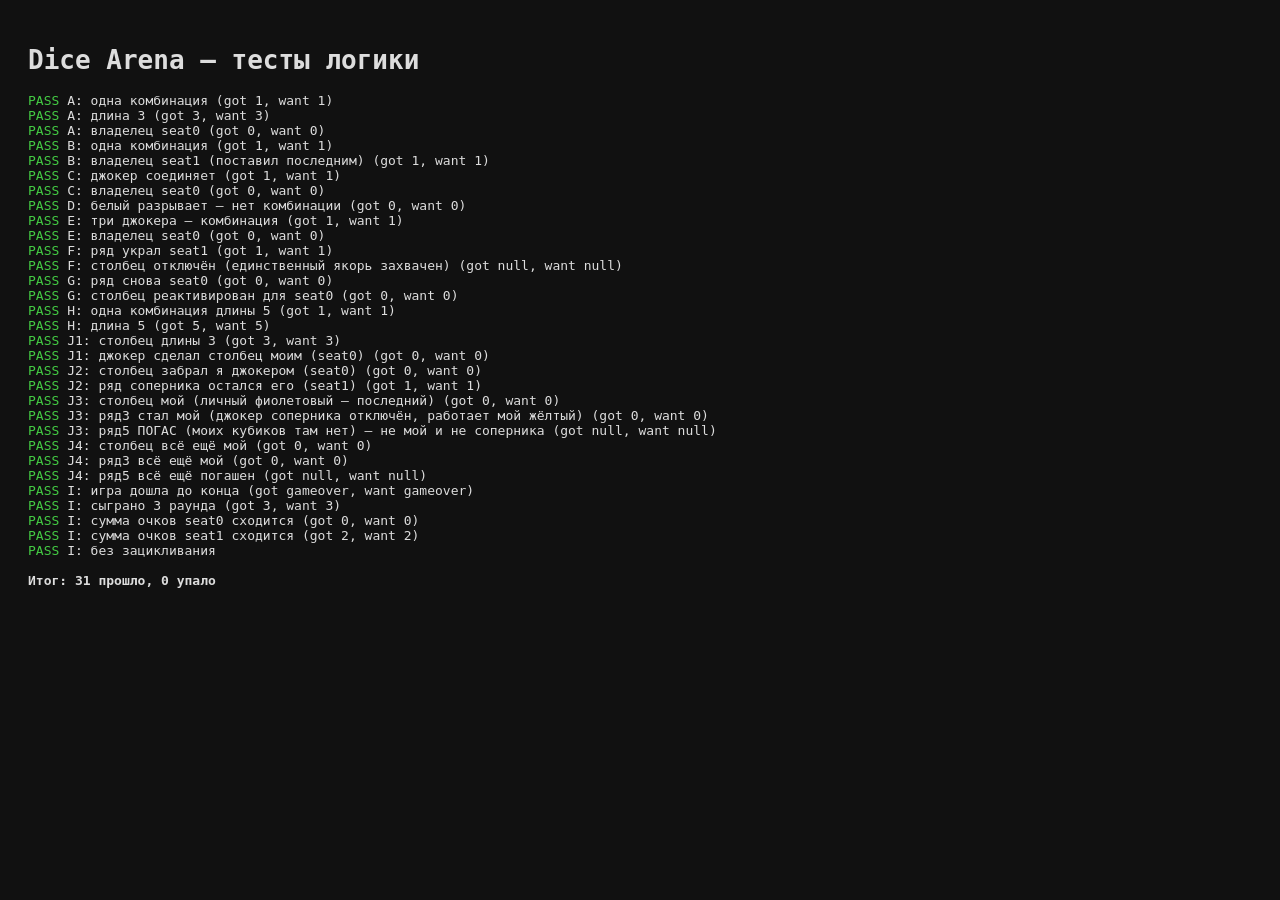
<file: test.html>
<!DOCTYPE html>
<html lang="ru"><head><meta charset="UTF-8"><title>tests</title>
<style>body{font-family:monospace;background:#111;color:#ddd;padding:20px}.pass{color:#4c4}.fail{color:#f55;font-weight:bold}</style>
</head><body><h1>Dice Arena — тесты логики</h1><pre id="out"></pre>
<script type="module">
import { computeCombos, createGame, apply, other } from './js/game.js';

const out = document.getElementById('out');
let pass = 0, fail = 0;
function log(ok, msg) {
  out.innerHTML += `<span class="${ok ? 'pass' : 'fail'}">${ok ? 'PASS' : 'FAIL'}</span> ${msg}\n`;
  ok ? pass++ : fail++;
}
function eq(a, b, msg) { log(a === b, `${msg} (got ${a}, want ${b})`); }

const CM = { y: 'yellow', g: 'green', b: 'blue', r: 'red', p: 'purple' };
const KM = { Y: 'yellow', G: 'green', B: 'blue', R: 'red', P: 'purple', W: 'white' };

function S(rows, orderCells) {
  const dice = {}, board = new Array(25).fill(null);
  const personal = { 0: [], 1: [] }, common = [];
  let n = 0;
  rows.forEach((row, ri) => row.trim().split(/\s+/).forEach((tk, ci) => {
    const cell = ri * 5 + ci;
    if (tk === '.') return;
    let die;
    if (/^[ygbrp][01]$/.test(tk)) { die = { id: 'd' + n++, kind: 'personal', seat: +tk[1], face: CM[tk[0]], cell }; personal[die.seat].push(die.id); }
    else if (/^j[01]$/.test(tk)) { die = { id: 'd' + n++, kind: 'personal', seat: +tk[1], face: 'joker', cell }; personal[die.seat].push(die.id); }
    else if (/^[YGBRPW]$/.test(tk)) { die = { id: 'd' + n++, kind: 'common', seat: null, face: KM[tk], cell }; common.push(die.id); }
    else throw 'bad ' + tk;
    dice[die.id] = die; board[cell] = die.id;
  }));
  const placedOrder = {}; let seq = 0;
  if (orderCells) for (const c of orderCells) placedOrder[board[c]] = ++seq;
  for (const s of [0, 1]) for (const id of personal[s]) if (!(id in placedOrder)) placedOrder[id] = ++seq;
  return { board, dice, personal, common, placedOrder };
}
const E = '. . . . .';

// A. простой ряд из 3 красных seat0
{
  const c = computeCombos(S(['r0 r0 r0 . .', E, E, E, E]));
  eq(c.length, 1, 'A: одна комбинация');
  eq(c[0] && c[0].length, 3, 'A: длина 3');
  eq(c[0] && c[0].owner, 0, 'A: владелец seat0');
}
// B. кража ряда: seat1 ставит последним
{
  const c = computeCombos(S(['r0 r0 r1 . .', E, E, E, E], [0, 1, 2]));
  eq(c.length, 1, 'B: одна комбинация');
  eq(c[0].owner, 1, 'B: владелец seat1 (поставил последним)');
}
// C. джокер соединяет цвет
{
  const c = computeCombos(S(['r0 j0 r0 . .', E, E, E, E]));
  eq(c.length, 1, 'C: джокер соединяет');
  eq(c[0].owner, 0, 'C: владелец seat0');
}
// D. белый разрывает
{
  const c = computeCombos(S(['r0 W r0 . .', E, E, E, E]));
  eq(c.length, 0, 'D: белый разрывает — нет комбинации');
}
// E. три джокера = комбинация
{
  const c = computeCombos(S(['j0 j0 j0 . .', E, E, E, E]));
  eq(c.length, 1, 'E: три джокера — комбинация');
  eq(c[0].owner, 0, 'E: владелец seat0');
}
// F. отключение второй комбинации (D — единственный якорь столбца)
{
  const st = S(['r0 R R r1 .', 'R . . . .', 'R . . . .', E, E], [0, 3]);
  const c = computeCombos(st);
  const row = c.find(x => x.cells.includes(0) && x.cells.includes(3)); // ряд длины 4
  const col = c.find(x => x.cells.includes(0) && x.cells.includes(5)); // столбец col0
  eq(row && row.owner, 1, 'F: ряд украл seat1');
  eq(col && col.owner, null, 'F: столбец отключён (единственный якорь захвачен)');
}
// G. реактивация: seat0 возвращает ряд — столбец снова его
{
  const st = S(['r0 R R r1 r0', 'R . . . .', 'R . . . .', E, E], [0, 3, 4]);
  const c = computeCombos(st);
  const row = c.find(x => x.cells.includes(0) && x.cells.includes(4));
  const col = c.find(x => x.cells.includes(0) && x.cells.includes(5));
  eq(row && row.owner, 0, 'G: ряд снова seat0');
  eq(col && col.owner, 0, 'G: столбец реактивирован для seat0');
}
// H. длина 5 = 4 очка (проверим длину и владельца)
{
  const c = computeCombos(S(['b0 B B B b0 '.trim(), E, E, E, E].map(s=>s), undefined));
  // строка: b0 B B B b0 -> синий длина 5
  eq(c.length, 1, 'H: одна комбинация длины 5');
  eq(c[0].length, 5, 'H: длина 5');
}

// J1. личный джокер замыкает красный столбец (общие красные) -> столбец мой
{
  const c = computeCombos(S([E, E, '. . R . .', '. . j0 . .', '. . R . .'], [17]));
  const col = c.find(x => x.cells.includes(12) && x.cells.includes(22));
  eq(col && col.length, 3, 'J1: столбец длины 3');
  eq(col && col.owner, 0, 'J1: джокер сделал столбец моим (seat0)');
}
// J2. нижняя красная общая с комбинацией соперника в ряду; джокер ставится последним
{
  const c = computeCombos(S([E, E, '. . R . .', '. . j0 . .', '. . r1 r1 r1'], [22, 23, 24, 17]));
  const col = c.find(x => x.cells.includes(12) && x.cells.includes(17) && x.cells.includes(22));
  const row5 = c.find(x => x.cells.includes(22) && x.cells.includes(24) && x.cells.length === 3 && !x.cells.includes(12));
  eq(col && col.owner, 0, 'J2: столбец забрал я джокером (seat0)');
  eq(row5 && row5.owner, 1, 'J2: ряд соперника остался его (seat1)');
}

// J3. личный фиолетовый замыкает столбец через двух джокеров соперника
{
  const st = S([
    '. . . . .',
    '. . . . p0',
    'Y Y y0 Y j1',
    '. . . . P',
    'P P P P j1',
  ], [12, 14, 24, 9]);
  const c = computeCombos(st);
  const col = c.find(x => x.cells.includes(9) && x.cells.includes(14) && x.cells.includes(24));
  const row3 = c.find(x => x.cells.includes(10) && x.cells.includes(14));
  const row5 = c.find(x => x.cells.includes(20) && x.cells.includes(24));
  eq(col && col.owner, 0, 'J3: столбец мой (личный фиолетовый — последний)');
  eq(row3 && row3.owner, 0, 'J3: ряд3 стал мой (джокер соперника отключён, работает мой жёлтый)');
  eq(row5 && row5.owner, null, 'J3: ряд5 ПОГАС (моих кубиков там нет) — не мой и не соперника');
}
// J4. изолированный синий (без комбинации) НЕ меняет владельцев
{
  const st = S([
    'B . . . .',
    '. . . . p0',
    'Y Y y0 Y j1',
    '. . . . P',
    'P P P P j1',
  ], [12, 14, 24, 9]);
  const c = computeCombos(st);
  const col = c.find(x => x.cells.includes(9) && x.cells.includes(14) && x.cells.includes(24));
  const row3 = c.find(x => x.cells.includes(10) && x.cells.includes(14));
  const row5 = c.find(x => x.cells.includes(20) && x.cells.includes(24));
  eq(col && col.owner, 0, 'J4: столбец всё ещё мой');
  eq(row3 && row3.owner, 0, 'J4: ряд3 всё ещё мой');
  eq(row5 && row5.owner, null, 'J4: ряд5 всё ещё погашен');
}

// I. полный прогон 3 раундов через apply() без исключений
try {
  const g = createGame();
  const firstEmpty = () => g.board.indexOf(null);
  let guard = 0;
  while (g.phase !== 'gameover' && guard++ < 5000) {
    const ph = g.phase;
    if (ph === 'personalRoll') {
      if (!g.readyPersonal[0]) apply(g, { type: 'ready' }, 0);
      else apply(g, { type: 'ready' }, 1);
    } else if (ph === 'commonRoll') {
      apply(g, { type: 'ready' }, g.commonTurn);
    } else if (ph === 'placeCommon') {
      const seat = g.turn;
      const die = g.common.map(id => g.dice[id]).find(d => d.cell === null);
      apply(g, { type: 'placeDie', dieId: die.id, cell: firstEmpty() }, seat);
    } else if (ph === 'placePersonal') {
      const seat = g.turn;
      const die = g.personal[seat].map(id => g.dice[id]).find(d => d.cell === null);
      apply(g, { type: 'placeDie', dieId: die.id, cell: firstEmpty() }, seat);
    } else if (ph === 'scoring') {
      apply(g, { type: 'nextRound' }, 0);
    }
  }
  eq(g.phase, 'gameover', 'I: игра дошла до конца');
  eq(g.roundScores.length, 3, 'I: сыграно 3 раунда');
  const sum = g.roundScores.reduce((a, r) => ({ 0: a[0] + r[0], 1: a[1] + r[1] }), { 0: 0, 1: 0 });
  eq(sum[0], g.totalScores[0], 'I: сумма очков seat0 сходится');
  eq(sum[1], g.totalScores[1], 'I: сумма очков seat1 сходится');
  log(guard < 5000, 'I: без зацикливания');
} catch (e) {
  log(false, 'I: исключение — ' + e.message + '\n' + e.stack);
}

out.innerHTML += `\n<b>Итог: ${pass} прошло, ${fail} упало</b>\n`;
document.title = fail ? `FAIL ${fail}` : `OK ${pass}`;
</script></body></html>
</file>
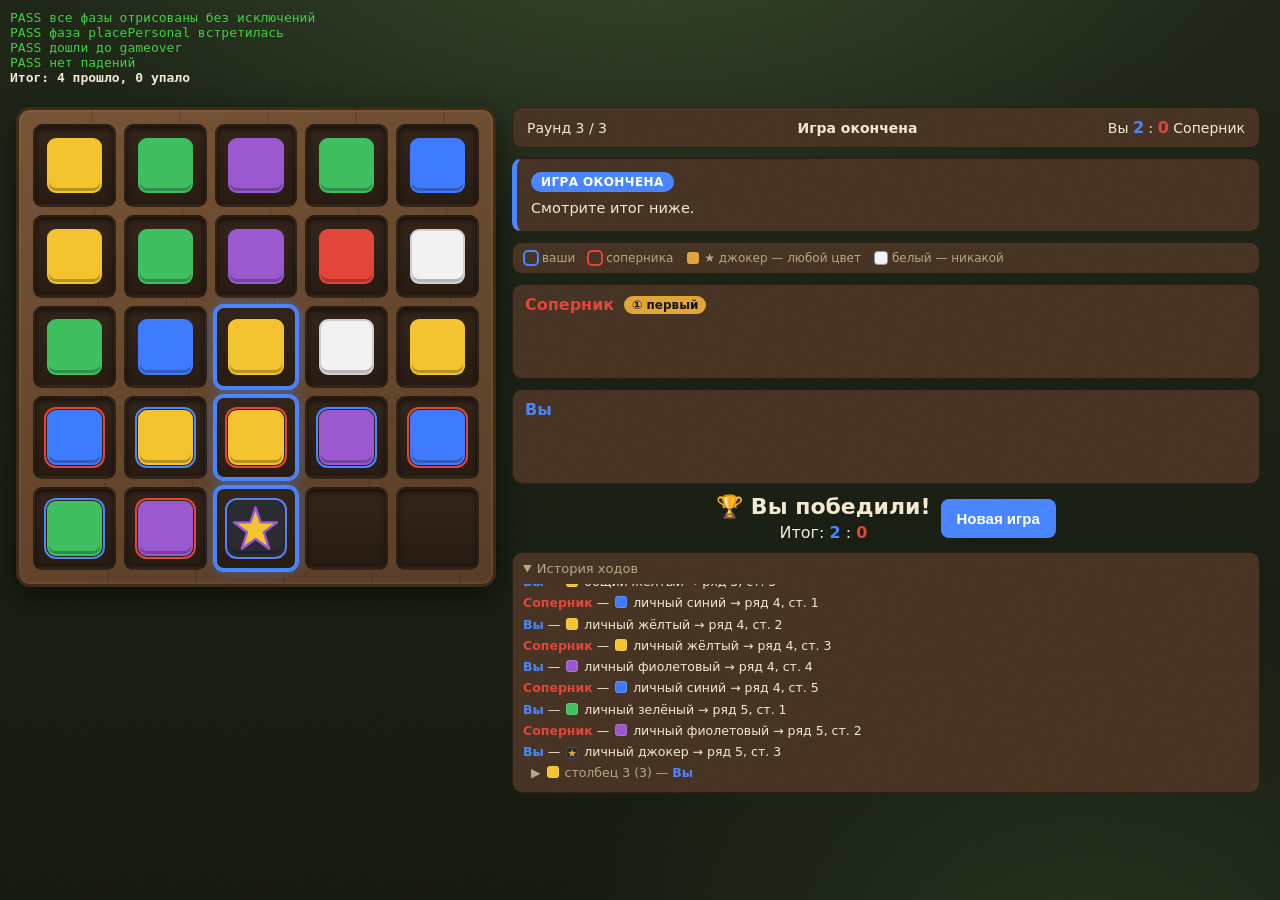
<file: uitest.html>
<!DOCTYPE html>
<html lang="ru"><head><meta charset="UTF-8"><title>uitests</title>
<link rel="stylesheet" href="css/styles.css">
<style>#log{font-family:monospace;padding:10px}.pass{color:#4c4}.fail{color:#f55;font-weight:bold}</style>
</head><body>
<div id="log"></div>
<div id="game"><div id="game-content"></div></div>
<script type="module">
import { createGame, apply, viewFor } from './js/game.js';
import * as ui from './js/ui.js';

const log = document.getElementById('log');
let pass = 0, fail = 0;
function ok(cond, msg){ log.innerHTML += `<div class="${cond?'pass':'fail'}">${cond?'PASS':'FAIL'} ${msg}</div>`; cond?pass++:fail++; }

ui.initUI(() => {}); // клики никуда не шлём

// Рендерим оба вида (seat0 и seat1) на каждом шаге прогона, ловим исключения.
function renderBoth(g, phaseLabel){
  for (const seat of [0,1]) {
    try {
      ui.setSeat(seat);
      ui.render(viewFor(g, seat));
      const cells = document.querySelectorAll('#game-content .cell').length;
      if (cells !== 25) throw new Error('клеток '+cells);
    } catch(e){ ok(false, `${phaseLabel} seat${seat}: ${e.message}`); return false; }
  }
  return true;
}

try {
  const g = createGame();
  const firstEmpty = () => g.board.indexOf(null);
  const seen = new Set();
  let guard = 0, allOk = true;
  while (g.phase !== 'gameover' && guard++ < 5000) {
    if (!seen.has(g.phase)) { seen.add(g.phase); allOk = renderBoth(g, g.phase) && allOk; }
    else renderBoth(g, g.phase);
    const ph = g.phase;
    if (ph === 'personalRoll') { if(!g.readyPersonal[0]) apply(g,{type:'ready'},0); else apply(g,{type:'ready'},1); }
    else if (ph === 'commonRoll') apply(g,{type:'ready'},g.commonTurn);
    else if (ph === 'placeCommon') { const d=g.common.map(i=>g.dice[i]).find(x=>x.cell===null); apply(g,{type:'placeDie',dieId:d.id,cell:firstEmpty()},g.turn); }
    else if (ph === 'placePersonal') { const d=g.personal[g.turn].map(i=>g.dice[i]).find(x=>x.cell===null); apply(g,{type:'placeDie',dieId:d.id,cell:firstEmpty()},g.turn); }
    else if (ph === 'scoring') apply(g,{type:'nextRound'},0);
  }
  renderBoth(g, 'gameover');
  ok(allOk, 'все фазы отрисованы без исключений');
  ok(seen.has('placePersonal'), 'фаза placePersonal встретилась');
  ok(g.phase === 'gameover', 'дошли до gameover');
  ok(pass>0 && fail===0, 'нет падений');
} catch(e){ ok(false, 'исключение: '+e.message+' '+e.stack); }

log.innerHTML += `<div><b>Итог: ${pass} прошло, ${fail} упало</b></div>`;
document.title = fail ? `FAIL ${fail}` : `OK ${pass}`;
</script></body></html>
</file>
<file: css/styles.css>
:root {
  --bg: #10160e;
  --panel: #4a3626;   /* кора / доска */
  --panel-2: #33241a; /* тёмный паз */
  --line: #2b1e12;
  --text: #f3e8d2;    /* тёплый кремовый */
  --muted: #b6a884;
  --mine: #4a86ff;    /* свои — синий */
  --opp: #e3453b;     /* соперник — красный */
  --accent: #e2a53a;  /* янтарь */
  --moss: #6f9e57;    /* мох / зелень леса */
  --radius: 12px;
  /* тонкое древесное зерно (SVG-шум, самодостаточно) */
  --wood-noise: url("data:image/svg+xml,%3Csvg xmlns='http://www.w3.org/2000/svg' width='160' height='160'%3E%3Cfilter id='n'%3E%3CfeTurbulence type='fractalNoise' baseFrequency='0.9' numOctaves='2' stitchTiles='stitch'/%3E%3CfeColorMatrix values='0 0 0 0 0.08 0 0 0 0 0.05 0 0 0 0 0.02 0 0 0 0.5 0'/%3E%3C/filter%3E%3Crect width='100%25' height='100%25' filter='url(%23n)' opacity='0.35'/%3E%3C/svg%3E");
}

* { box-sizing: border-box; }
html, body { margin: 0; padding: 0; }
body {
  background:
    var(--wood-noise),
    radial-gradient(1100px 520px at 50% -8%, #33482b 0%, transparent 58%),
    radial-gradient(900px 700px at 85% 110%, #22331d 0%, transparent 60%),
    linear-gradient(180deg, #1a2416 0%, #10160e 100%);
  background-attachment: fixed;
  color: var(--text);
  font-family: system-ui, "Segoe UI", Roboto, sans-serif;
  min-height: 100vh;
}
.hidden { display: none !important; }

.topbar {
  display: flex; align-items: baseline; gap: 12px;
  padding: 14px 20px; border-bottom: 1px solid var(--line);
}
.topbar h1 { font-size: 20px; margin: 0; }
.subtitle { color: var(--muted); font-size: 13px; }

.footer { text-align: center; color: var(--muted); font-size: 12px; padding: 16px; }

/* ---------- Лобби ---------- */
#lobby { display: flex; justify-content: center; padding: 40px 16px; }
.lobby-card {
  background: var(--panel); border: 1px solid var(--line);
  border-radius: var(--radius); padding: 26px; max-width: 460px; width: 100%;
}
.lobby-intro { color: var(--muted); margin-top: 0; }
.lobby-buttons { display: flex; gap: 12px; margin-bottom: 8px; }
.lobby-buttons .btn { flex: 1; }
.lobby-panel { margin-top: 16px; padding-top: 16px; border-top: 1px solid var(--line); }
.lobby-panel label { display: block; font-size: 13px; color: var(--muted); margin-bottom: 6px; }
.lobby-panel input {
  width: 100%; padding: 12px; font-size: 20px; letter-spacing: 3px; text-transform: uppercase;
  background: var(--panel-2); border: 1px solid var(--line); border-radius: 8px; color: var(--text);
  margin-bottom: 12px; text-align: center;
}
.host-status { font-size: 15px; line-height: 1.8; }
.code {
  font-size: 30px; font-weight: 800; letter-spacing: 6px; color: var(--accent);
  background: var(--panel-2); padding: 4px 12px; border-radius: 8px;
}
.muted { color: var(--muted); font-size: 13px; }

.rules { margin-top: 20px; border-top: 1px solid var(--line); padding-top: 12px; }
.rules summary { cursor: pointer; color: var(--muted); }
.rules ol { color: var(--muted); font-size: 13px; line-height: 1.6; padding-left: 20px; }

/* ---------- Кнопки ---------- */
.btn {
  border: none; border-radius: 8px; padding: 11px 16px; font-size: 15px; font-weight: 600;
  cursor: pointer; color: #fff; background: var(--panel-2); transition: filter .12s, transform .05s;
}
.btn:hover { filter: brightness(1.12); }
.btn:active { transform: translateY(1px); }
.btn:disabled { opacity: .4; cursor: default; }
.btn.primary { background: var(--mine); }
.btn.secondary { background: #4a4f61; }
.btn.big { padding: 14px; font-size: 16px; }
.btn.tiny { padding: 4px 10px; font-size: 12px; }

/* ---------- Игра ---------- */
#game { padding: 12px 16px; }
#game-content { display: flex; }
.layout { display: flex; gap: 16px; align-items: flex-start; width: 100%; }
.left { flex: 0 0 auto; }
.right {
  flex: 1 1 auto; min-width: 0; display: flex; flex-direction: column; gap: 10px;
  max-height: calc(100vh - 150px); overflow-y: auto; padding-right: 4px;
}

.status-bar {
  display: flex; justify-content: space-between; align-items: center;
  background: var(--panel); border: 1px solid var(--line); border-radius: 10px;
  padding: 10px 14px; font-size: 14px;
}
.status-bar .phase { font-weight: 700; }
.status-bar .score b { font-size: 16px; }
b.mine, .pname.mine { color: var(--mine); }
b.opp, .pname.opp { color: var(--opp); }

.player-panel {
  background: var(--panel); border: 1px solid var(--line); border-radius: 10px; padding: 10px 12px;
}
.player-panel.active-turn { border-color: var(--accent); box-shadow: 0 0 0 1px var(--accent) inset; }
.panel-header { display: flex; align-items: center; gap: 10px; margin-bottom: 8px; }
.pname { font-weight: 700; }
.first-badge { font-size: 12px; color: #14151b; background: var(--accent); padding: 2px 8px; border-radius: 20px; font-weight: 700; }
.ready-mark { font-size: 12px; color: #3fbf5f; }
.tray { display: flex; gap: 8px; flex-wrap: wrap; min-height: 46px; align-items: center; }

/* ---------- Поле (деревянная доска) ---------- */
.board {
  display: grid; grid-template-columns: repeat(5, 1fr); gap: 8px;
  border-radius: 14px; padding: 14px;
  aspect-ratio: 1 / 1;
  width: min(56vh, 46vw, 480px);
  background:
    var(--wood-noise),
    repeating-linear-gradient(88deg, rgba(0,0,0,.10) 0 2px, transparent 2px 88px),
    linear-gradient(160deg, #7a5636 0%, #6a4a2e 45%, #5a3d26 100%);
  border: 3px solid #3f2a18;
  box-shadow: 0 10px 28px rgba(0,0,0,.5), inset 0 0 0 2px rgba(255,220,170,.06);
}
.cell {
  background: linear-gradient(180deg, #34251a, #281c12);
  border: 2px solid transparent; border-radius: 9px;
  display: flex; align-items: center; justify-content: center;
  box-shadow: inset 0 3px 6px rgba(0,0,0,.55), inset 0 -1px 0 rgba(255,220,170,.05);
}
.cell.placeable { cursor: pointer; border-color: var(--moss); background: linear-gradient(180deg, #3f4d2e, #2f3a22); }
.cell.placeable:hover { background: linear-gradient(180deg, #4a5b36, #37452a); }
/* яркая обводка клеток комбинации */
.cell.combo-own { border-color: var(--mine); outline: none; box-shadow: 0 0 0 2px var(--mine), 0 0 12px 1px rgba(63,123,255,.6); }
.cell.combo-opp { border-color: var(--opp); outline: none; box-shadow: 0 0 0 2px var(--opp), 0 0 12px 1px rgba(227,69,59,.6); }

/* ---------- Кости ---------- */
.die {
  width: 40px; height: 40px; border-radius: 9px;
  display: flex; align-items: center; justify-content: center;
  font-size: 22px; box-shadow: inset 0 -3px 0 rgba(0,0,0,.25);
  border: 2px solid transparent; user-select: none; position: relative;
}
.cell .die { width: 70%; height: 70%; }
.die.clickable { cursor: pointer; }
.die.clickable:hover { filter: brightness(1.15); }
.die.white { color: #333; border-color: #cfcfcf; }
.die.hidden { color: #555; font-weight: 800; }
/* джокер: яркая звезда на весь кубик (масштабируется вместе с ним) */
.die.joker {
  background-color: #2b2b34;
  background-image: url("data:image/svg+xml,%3Csvg xmlns='http://www.w3.org/2000/svg' viewBox='0 0 100 100'%3E%3Cpolygon points='50,5 61,37 96,37 68,58 79,93 50,72 21,93 32,58 4,37 39,37' fill='%23f4c430' stroke='%239b59d0' stroke-width='5' stroke-linejoin='round'/%3E%3C/svg%3E");
  background-size: 92%; background-position: center; background-repeat: no-repeat;
}
.die.personal.own { outline: 2px solid var(--mine); outline-offset: 1px; }
.die.personal.opp { outline: 2px solid var(--opp); outline-offset: 1px; }
.die.reroll-sel { box-shadow: 0 0 0 3px var(--accent); }
.die.selected { transform: translateY(-3px) scale(1.05); box-shadow: 0 4px 12px rgba(0,0,0,.5), 0 0 0 3px var(--accent); }

/* ---------- Пул общих ---------- */
.pool { background: var(--panel); border: 1px solid var(--line); border-radius: 10px; padding: 10px 12px; }
.pool-title { font-size: 13px; color: var(--muted); margin-bottom: 8px; }
.pool-row { display: flex; flex-wrap: wrap; gap: 8px; }

/* ---------- Управление ---------- */
.controls { display: flex; gap: 10px; align-items: center; flex-wrap: wrap; justify-content: center; min-height: 44px; }
.waiting { color: var(--muted); font-style: italic; }
.instructions {
  text-align: center; color: var(--muted); font-size: 13px; line-height: 1.5;
  background: var(--panel); border: 1px solid var(--line); border-radius: 10px; padding: 10px;
}
.score-summary { font-size: 15px; }
.game-over { text-align: center; }
.game-over .verdict { font-size: 22px; font-weight: 800; margin-bottom: 4px; }

/* ---------- История ходов ---------- */
.history {
  background: var(--panel); border: 1px solid var(--line); border-radius: 10px; padding: 8px 10px;
}
.history summary { cursor: pointer; color: var(--muted); font-size: 13px; user-select: none; }
.hist-list { margin-top: 8px; max-height: 200px; overflow-y: auto; font-size: 12.5px; line-height: 1.7; }
.hist-round { text-align: center; color: var(--accent); font-weight: 700; margin: 6px 0 2px; }
.hist-place { color: var(--text); }
.hist-combo { color: var(--muted); padding-left: 8px; }
.hist-combo.off { color: #b06; }
.hname { font-weight: 700; }
.hname.mine { color: var(--mine); }
.hname.opp { color: var(--opp); }
.swatch {
  display: inline-block; width: 12px; height: 12px; border-radius: 3px; vertical-align: -1px;
  margin: 0 2px; border: 1px solid rgba(255,255,255,.15);
}
.swatch.white { border-color: #cfcfcf; }
.swatch.joker { background: #2b2b34; color: var(--accent); font-size: 11px; line-height: 12px; text-align: center; }

/* ---------- Тост ---------- */
#toast {
  position: fixed; left: 50%; bottom: 28px; transform: translateX(-50%) translateY(20px);
  background: #000d; color: #fff; padding: 12px 20px; border-radius: 24px; font-size: 15px;
  opacity: 0; pointer-events: none; transition: opacity .2s, transform .2s; z-index: 100;
  border: 1px solid var(--line);
}
#toast.show { opacity: 1; transform: translateX(-50%) translateY(0); }

/* ---------- Лесная фактура панелей ---------- */
.status-bar, .player-panel, .pool, .instructions, .history, .lobby-card,
.callout, .legend, .help-box {
  background-image: var(--wood-noise);
  background-blend-mode: overlay;
}
.topbar {
  background:
    var(--wood-noise),
    linear-gradient(180deg, #5a3f28, #47301d);
  border-bottom: 3px solid #2b1c10;
  box-shadow: 0 4px 14px rgba(0,0,0,.4);
}
.topbar h1 { letter-spacing: .5px; }
.icon-btn {
  background: rgba(0,0,0,.25); border: 1px solid var(--line); color: var(--text);
  width: 34px; height: 34px; border-radius: 9px; font-size: 17px; cursor: pointer; line-height: 1;
}
.icon-btn:hover { background: rgba(0,0,0,.4); }
.topbar-spacer { flex: 1 1 auto; }

/* ---------- Подсказки / онбординг ---------- */
.callout {
  background-color: var(--panel); border: 1px solid var(--line); border-radius: 10px;
  padding: 12px 14px; border-left: 5px solid var(--accent);
}
.callout.turn-mine { border-left-color: var(--mine); }
.callout.turn-opp { border-left-color: var(--opp); opacity: .95; }
.callout .cta-badge {
  display: inline-block; font-size: 12px; font-weight: 800; letter-spacing: .4px;
  padding: 3px 10px; border-radius: 20px; margin-bottom: 6px; text-transform: uppercase;
  background: var(--accent); color: #241a08;
}
.callout.turn-mine .cta-badge { background: var(--mine); color: #fff; }
.callout.turn-opp .cta-badge { background: var(--opp); color: #fff; }
.callout .cta-text { font-size: 14.5px; line-height: 1.45; }
.callout .cta-step { color: var(--muted); font-size: 12.5px; margin-top: 4px; }

.legend {
  display: flex; flex-wrap: wrap; gap: 6px 14px; font-size: 12px; color: var(--muted);
  background-color: var(--panel); border: 1px solid var(--line); border-radius: 10px; padding: 8px 12px;
}
.legend span { display: inline-flex; align-items: center; gap: 5px; }
.legend .dot { width: 12px; height: 12px; border-radius: 3px; display: inline-block; }
.legend .ring-mine { box-shadow: 0 0 0 2px var(--mine); background: transparent; }
.legend .ring-opp { box-shadow: 0 0 0 2px var(--opp); background: transparent; }

/* подсветки «куда тыкать» */
@keyframes pulseMoss {
  0%, 100% { box-shadow: inset 0 3px 6px rgba(0,0,0,.5), 0 0 0 0 rgba(111,158,87,0); }
  50% { box-shadow: inset 0 3px 6px rgba(0,0,0,.5), 0 0 0 5px rgba(111,158,87,.55); }
}
.cell.placeable { animation: pulseMoss 1.5s ease-in-out infinite; }
.die.clickable { box-shadow: inset 0 -3px 0 rgba(0,0,0,.25), 0 0 0 2px rgba(226,165,58,.4); }
@keyframes pulsePrimary {
  0%, 100% { box-shadow: 0 0 0 0 rgba(74,134,255,0); }
  50% { box-shadow: 0 0 0 5px rgba(74,134,255,.4); }
}
.btn.primary { animation: pulsePrimary 2s ease-in-out infinite; }
.your-turn-glow { box-shadow: 0 0 0 2px var(--moss), 0 0 18px rgba(111,158,87,.4) !important; }

/* ---------- Модалка «Как играть» ---------- */
.help-modal {
  position: fixed; inset: 0; background: rgba(0,0,0,.6); z-index: 200;
  display: flex; align-items: center; justify-content: center; padding: 20px;
}
.help-box {
  background-color: var(--panel); border: 2px solid var(--line); border-radius: 14px;
  max-width: 560px; width: 100%; max-height: 86vh; overflow-y: auto; padding: 22px 24px;
  box-shadow: 0 20px 60px rgba(0,0,0,.6);
}
.help-box h2 { margin: 0 0 6px; }
.help-box h3 { margin: 16px 0 6px; color: var(--accent); font-size: 15px; }
.help-box p, .help-box li { color: var(--text); font-size: 13.5px; line-height: 1.6; }
.help-box .close-row { display: flex; justify-content: flex-end; margin-top: 16px; }

@media (max-width: 760px) {
  .layout { flex-direction: column; align-items: stretch; }
  .board { width: min(92vw, 460px); margin: 0 auto; }
  .right { max-height: none; overflow: visible; }
  .lobby-buttons { flex-direction: column; }
}
@media (max-width: 560px) {
  .die { width: 34px; height: 34px; font-size: 18px; }
}
</file>
